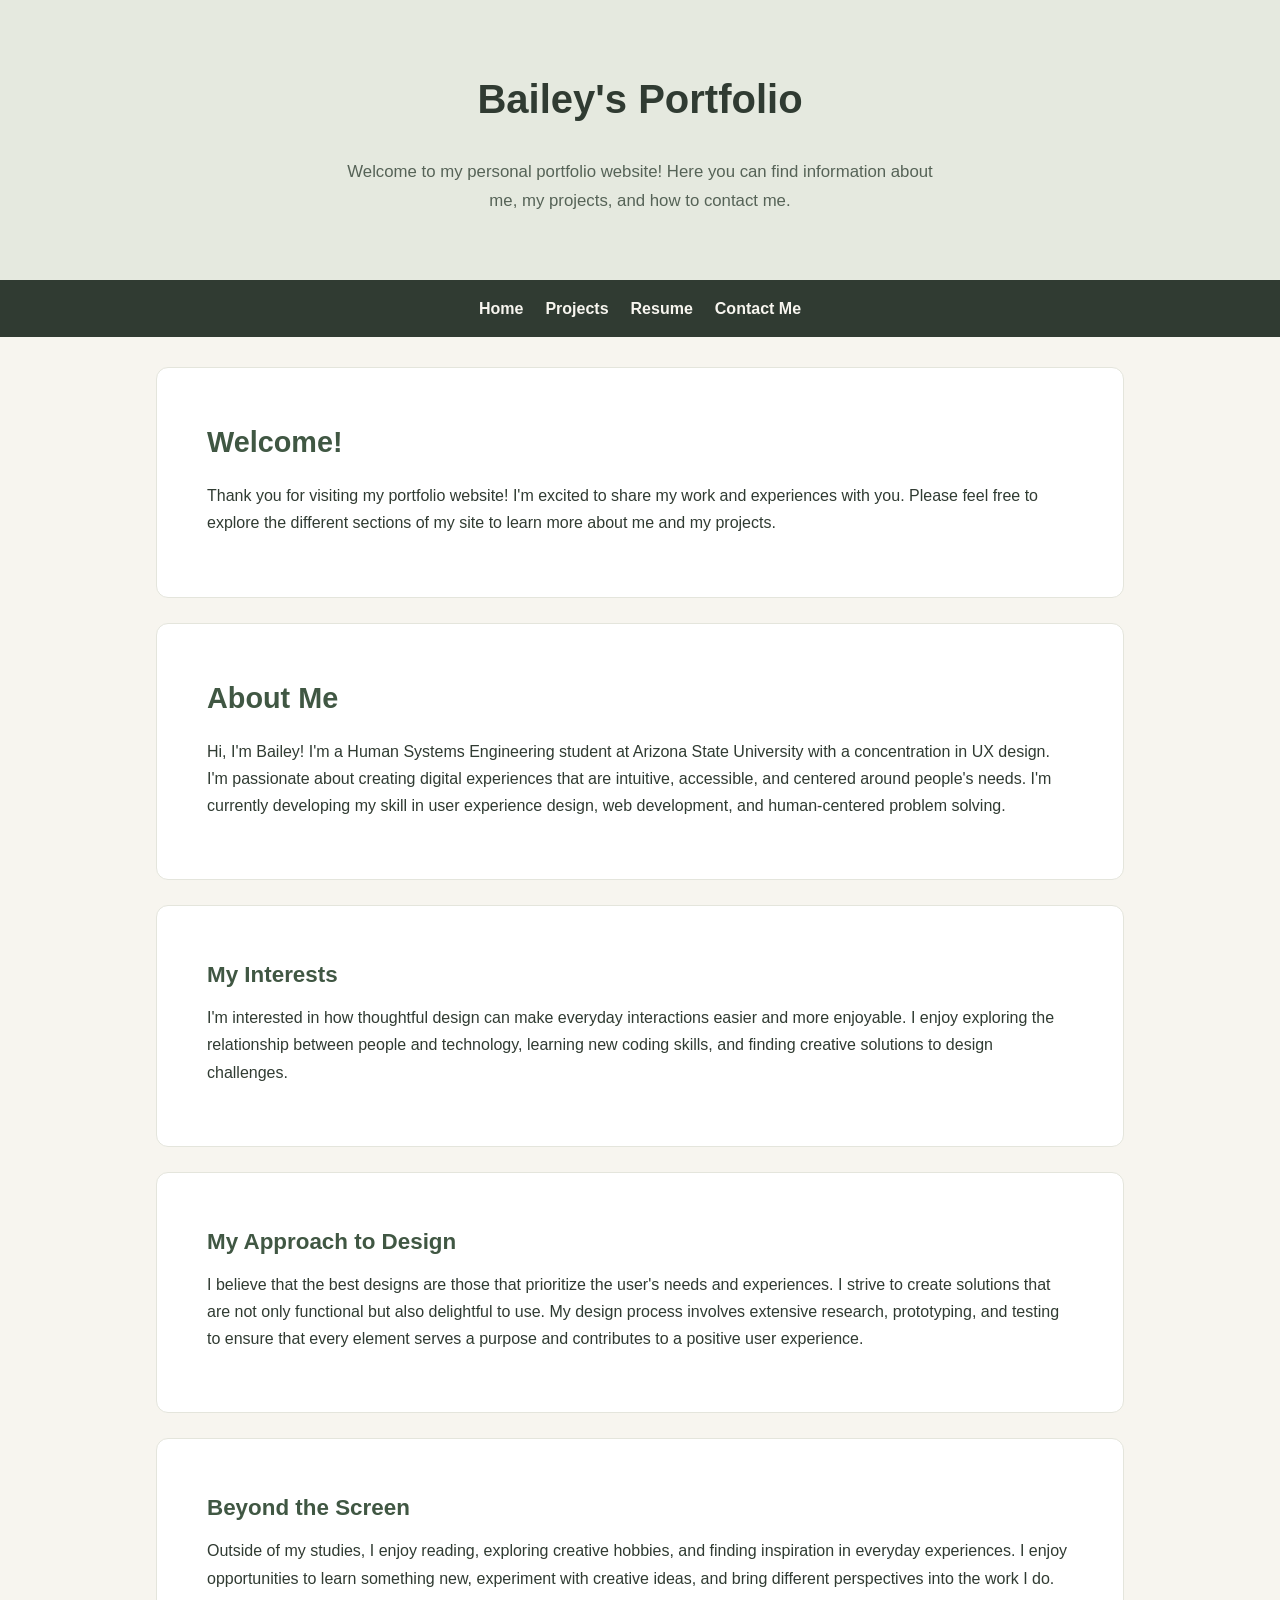
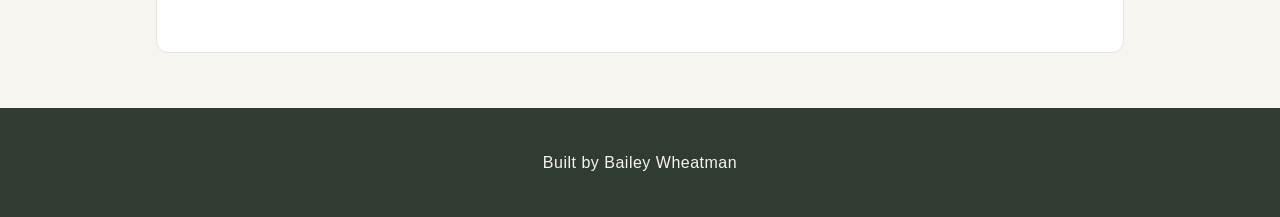
<file: index.html>
<!DOCTYPE html>
<html lang="en">
<head>
    <meta charset="UTF-8">
    <meta name="viewport" content="width=device-width, initial-scale=1.0">
    <link rel="stylesheet" href="styles.css">
    <title>Bailey's Portfolio</title>
</head>
<body>
    <header>
        <h1>Bailey's Portfolio</h1>
        <p>Welcome to my personal portfolio website! Here you can find information about me, my projects, and how to contact me.</p>
    </header>
    <nav>
        <ul>
            <li><a href="index.html">Home</a></li>
            <li><a href="projects.html">Projects</a></li>
            <li><a href="resume.html">Resume</a></li>
            <li><a href="contact.html">Contact Me</a></li>
        </ul>
    </nav>
    <main>
        <section>
            <h2>Welcome!</h2>
            <p>Thank you for visiting my portfolio website! I'm excited to share my work and experiences with you. 
                Please feel free to explore the different sections of my site to learn more about me and my projects.
            </p>
        </section>
        <section>
            <h2>About Me</h2>
            <p>Hi, I'm Bailey! I'm a Human Systems Engineering student at Arizona State University with a concentration in UX design.
                I'm passionate about creating digital experiences that are intuitive, accessible, and 
                centered around people's needs. I'm currently developing my skill in user experience design, web development, and human-centered problem solving.
            </p>
        </section>
        <section>
            <h3>My Interests</h3>
            <p>I'm interested in how thoughtful design can make everyday interactions easier and more enjoyable.
                I enjoy exploring the relationship between people and technology, learning new coding skills,
                and finding creative solutions to design challenges.
            </p>
        </section>
        <section>
            <h3>My Approach to Design</h3>
            <p>I believe that the best designs are those that prioritize the user's needs and experiences. 
            I strive to create solutions that are not only functional but also delightful to use.
            My design process involves extensive research, prototyping, and testing to ensure that every element
            serves a purpose and contributes to a positive user experience.
            </p>
        </section>
        <section>
            <h3>Beyond the Screen</h3>
            <p>Outside of my studies, I enjoy reading, exploring creative hobbies, and finding
                inspiration in everyday experiences. I enjoy opportunities to learn something
                new, experiment with creative ideas, and bring different perspectives into the work I do.
            </p>
        </section>

    </main>
    <footer>
        <p>Built by Bailey Wheatman</p>
    </footer>
    
</body>
</html>
</file>
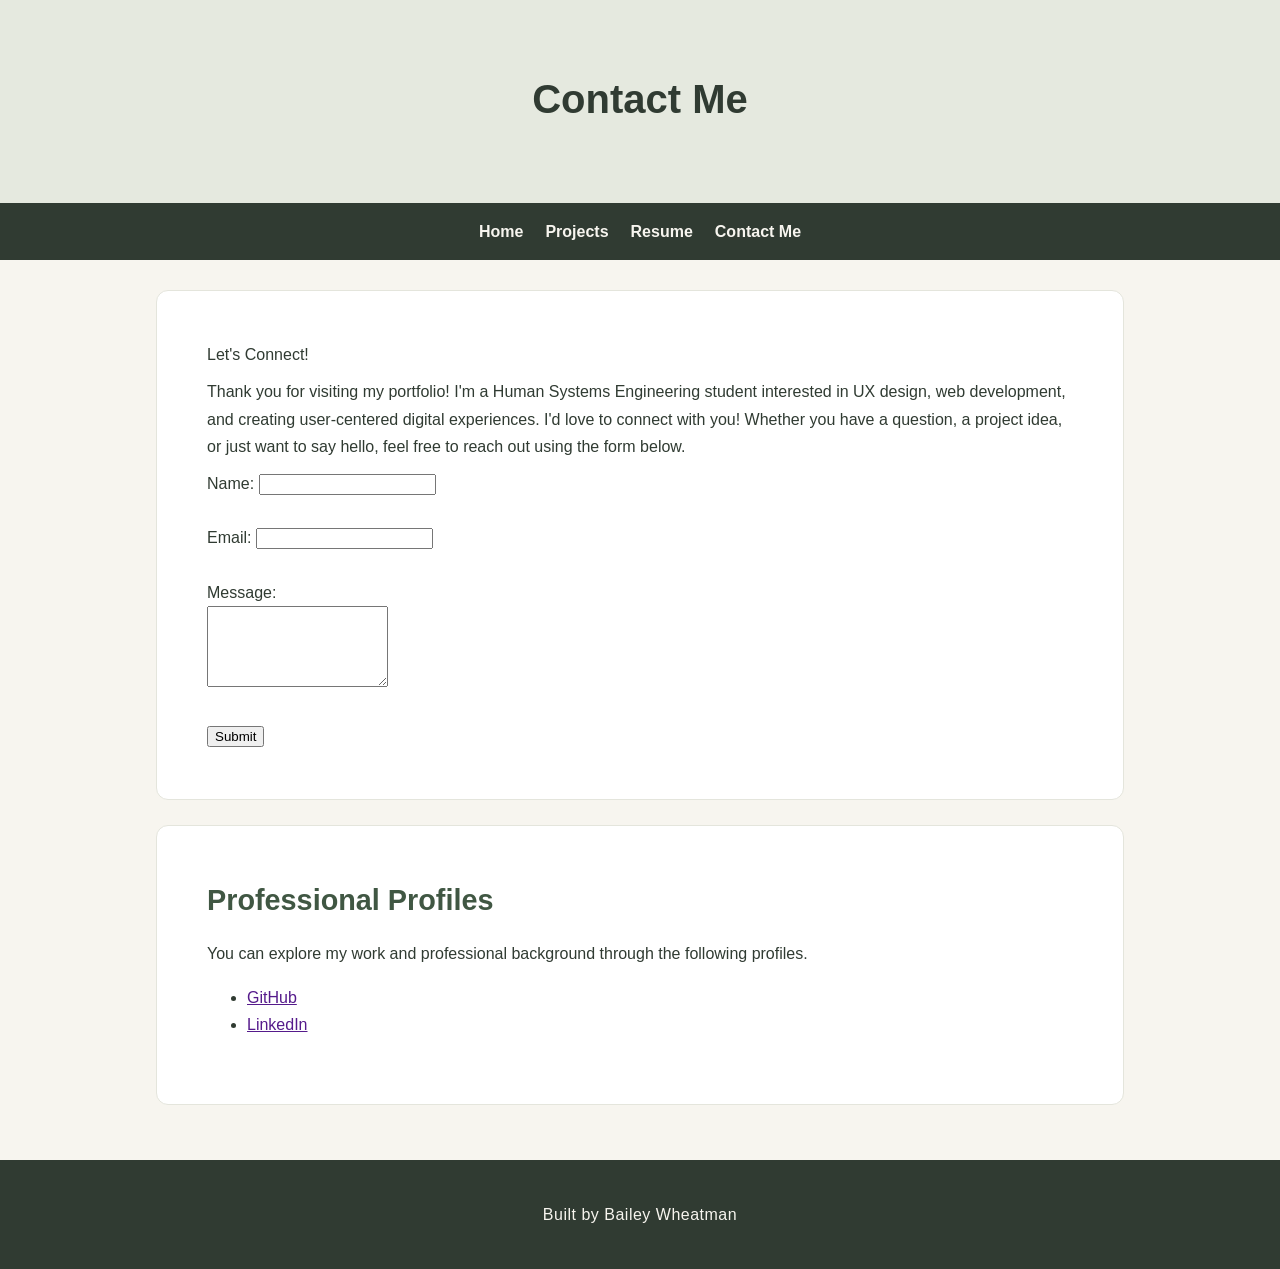
<file: contact.html>
<!DOCTYPE html>
<html lang="en">
<head>
    <meta charset="UTF-8">
    <meta name="viewport" content="width=device-width, initial-scale=1.0">
    <link rel="stylesheet" href="styles.css">
    <title>Contact Me - Bailey Wheatman</title>
</head>
<body>
    <header>
        <h1>Contact Me</h1>
     </header>
        <nav>
        <ul>
            <li><a href="index.html">Home</a></li>
            <li><a href="projects.html">Projects</a></li>
            <li><a href="resume.html">Resume</a></li>
            <li><a href="contact.html">Contact Me</a></li>
        </ul>
    </nav>
    <main>
        <section>
            <p>Let's Connect!</p>
            <p>
                Thank you for visiting my portfolio! I'm a Human Systems Engineering
                student interested in UX design, web development, and creating
                user-centered digital experiences. I'd love to connect with you! 
                Whether you have a question, a project idea, or just want to say 
                hello, feel free to reach out using the form below.
            </p>
            
            <form action="submit_form.php" method="post">
                <label for="name">Name:</label>
                <input type="text" id="name" name="name" required><br><br>
                
                <label for="email">Email:</label>
                <input type="email" id="email" name="email" required><br><br>
                
                <label for="message">Message:</label><br>
                <textarea id="message" name="message" rows="5" required></textarea><br><br>
                
                <input type="submit" value="Submit">
            </form>
        </section>
        <section>
            <h2>Professional Profiles</h2>
            <p>
                You can explore my work and professional background through
                the following profiles.
            </p>
            <ul>
                <li>
                    <a href="" rel="">GitHub</a>
                </li>
                <li>
                    <a href="" rel="">LinkedIn</a>
                </li>
            </ul>
        </section>
    </main>
    <footer>
        <p>Built by Bailey Wheatman</p>
    </footer>
    
</body>
</html>
</file>
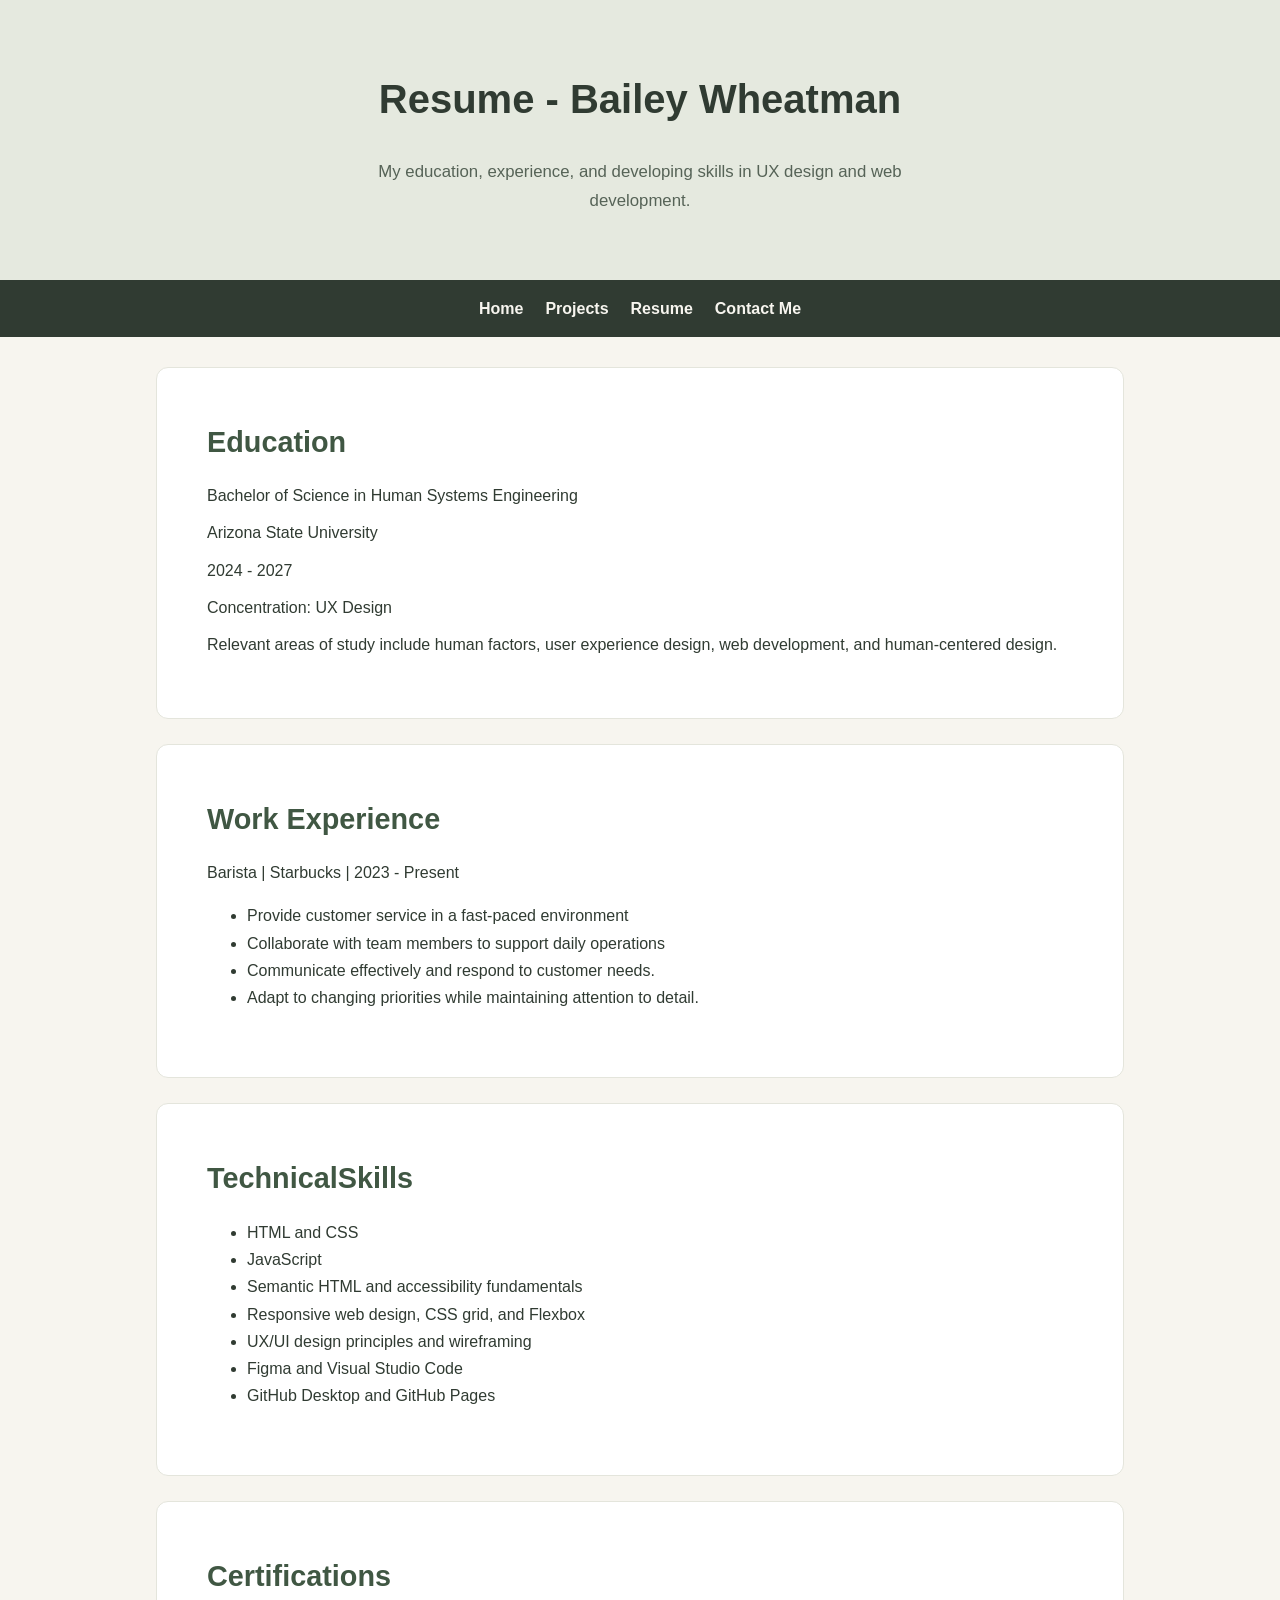
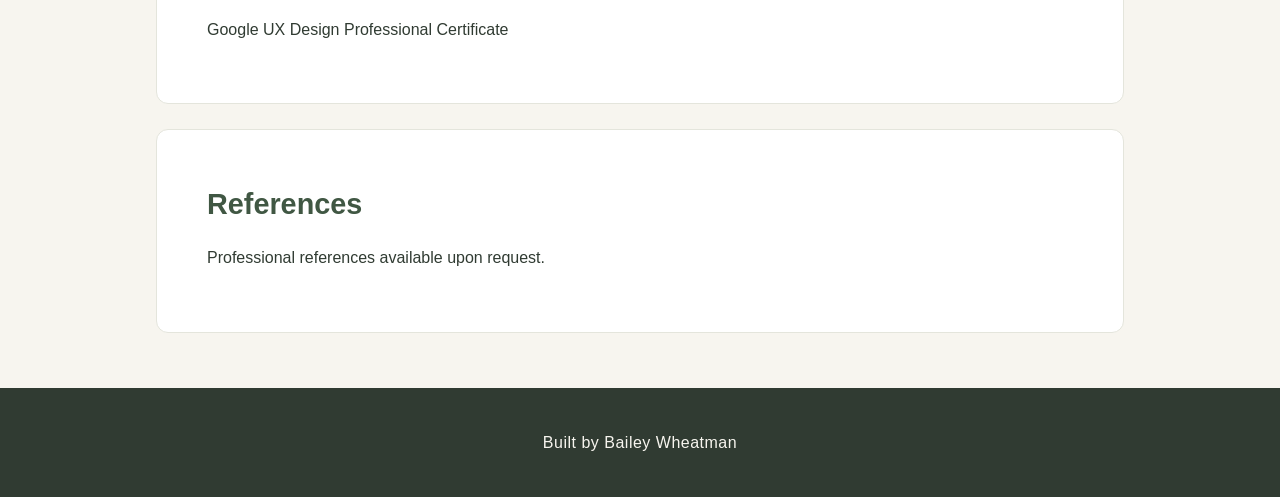
<file: resume.html>
<!DOCTYPE html>
<html lang="en">
<head>
    <meta charset="UTF-8">
    <meta name="viewport" content="width=device-width, initial-scale=1.0">
    <link rel="stylesheet" href="styles.css">
    <title>Resume - Bailey Wheatman</title>
</head>
<body>
    <header>
        <h1>Resume - Bailey Wheatman</h1>
        <p>My education, experience, and developing skills in UX design and web development.</p>
    </header>
    <nav>
        <ul>
            <li><a href="index.html">Home</a></li>
            <li><a href="projects.html">Projects</a></li>
            <li><a href="resume.html">Resume</a></li>
            <li><a href="contact.html">Contact Me</a></li>
        </ul>
    </nav>
    <main>
        <section>
            <h2>Education</h2>
            <p>Bachelor of Science in Human Systems Engineering</p>
            <p>Arizona State University</p>
            <p>2024 - 2027</p>
            <p>Concentration: UX Design</p>
            <p>
                Relevant areas of study include human factors,
                user experience design, web development,
                and human-centered design.
            </p>
        </section>
        <section>
            <h2>Work Experience</h2>
            <p>Barista | Starbucks | 2023 - Present</p>
            <ul>
                <li>Provide customer service in a fast-paced environment</li>
                <li>Collaborate with team members to support daily operations</li>
                <li>Communicate effectively and respond to customer needs.</li>
                <li>Adapt to changing priorities while maintaining attention to detail.</li>
            </ul>
        </section>

        <section>
            <h2>TechnicalSkills</h2>
            <ul>
                <li>HTML and CSS</li>
                <li>JavaScript</li>
                <li>Semantic HTML and accessibility fundamentals</li>
                <li>Responsive web design, CSS grid, and Flexbox</li>
                <li>UX/UI design principles and wireframing</li>
                <li>Figma and Visual Studio Code</li>
                <li>GitHub Desktop and GitHub Pages</li>
            </ul>
        </section>
        <section>
            <h2>Certifications</h2>
            <p>Google UX Design Professional Certificate</p>
        </section>
        <section>
            <h2>References</h2>
            <p>Professional references available upon request.</p>
        </section>
    </main>
    <footer>
        <p>Built by Bailey Wheatman</p>
    </footer>
    
</body>
</html>
</file>
<file: styles.css>
/* CSS by Bailey Wheatman */
/* color palette - haven't picked one out yet */
/*
page background color: #f7f5ef 
header background: #E5E9DF
Nav: #303b32
h2 and h3: #405743
nav hover: #c7d5bf
header text: #566357
card background & section background: #ffffff
card border: #e4e5dc
*/

/*Global (base) MOBILE FIRST STYLES*/
* {
    box-sizing: border-box;
}

body {
    margin: 0;
    font-family: Arial, Helvetica, sans-serif;
    background-color: #f7f5ef;
    color: #303b32;
    line-height: 1.7;
    display: grid;
    grid-template-columns: 1fr;
    grid-template-areas:
        "header"
        "nav"
        "main"
        "footer";
}

header {
    grid-area: header;
    background-color: #E5E9DF;
    text-align: center;
    padding: 40px 20px 30px;
}

header h1 {
    font-size: 2.5em;
    margin: 0 0 15px;
    padding: 20px;
    line-height: 1.2;
}

header p {
    max-width: 650px;
    margin: 0 auto;
    padding: 0 20px 20px;
    font-size: 1.05rem;
    color: #566357;
}

nav {
    grid-area: nav;
    background-color: #303b32;
    padding: 15px 20px;
}

nav ul {
    list-style: none;
    display: flex;
    justify-content: center;
    flex-wrap: wrap;
    gap: 15px 40px;
    padding: 0;
    margin: 0;
}

nav a {
    text-decoration: none;
    color: #f7f5ef;
    font-weight: bold;
    transition: color 0.3s ease;
}

nav a:hover {
    color: #c7d5bf;
}

/* Main content styles */
main {
    grid-area: main;
    width: 100%;
    max-width: 1000px;
    margin: 0 auto;
    padding: 50px 24px;
}

section {
    background-color: #ffffff;
    padding: 30px;
    border-radius: 12px;
    margin-bottom: 25px;
    border: 1px solid #e4e5dc;
}

section h2 {
    font-size: 1.8rem;
    margin-bottom: 15px;
    color: #405743;
    margin-top: 0;
}

section h3 {
    font-size: 1.4rem;
    margin-top: 0px;
    margin-bottom: 10px;
    color: #405743;
}

section p {
    margin: 0 0 10px;
    font-size: 1rem;
    color: #303b32;
}

/* Footer styles */
footer {
    background-color: #303b32;
    color: #f7f5ef;
    text-align: center;
    padding: 25px 20px;
    letter-spacing: 0.5px;
    grid-area: footer;
}

img {
    display: block;
    max-width: 100%;
    height: auto;
}

@media (min-width: 768px) {
    main {
        padding: 50px 40px;
    }

    section {
        padding: 40px;
    }

    .project-main{
        gap: 35px;
    }

    .project-gallery {
        grid-template-columns: repeat(auto-fit, minmax(400px, 1fr));
    }

    .project-gallery.single-image {
        grid-template-columns: 1fr;
    }
}

@media (min-width: 500px) {
    header{
        padding: 55px 20px 45px;
    }

    nav ul {
        gap: 15px 22px;
    }
    main {
        padding: 30px 16px;
    }

    section {
        padding: 50px;
    }

    .project-gallery {
        grid-template-columns: repeat(auto-fit, minmax(350px, 1fr));
    }
}

/* PROJECT PAGE*/
.project-main {
    display: grid;
    grid-template-columns: 1fr;
    gap: 20px;
}

.projects-main .project-card {
    margin-bottom: 0;
}

.project-category {
    color: #566357;
    font-size: 0.9rem;
    font-weight: bold;
    letter-spacing: 1.5px;
}

.project-gallery {
    display: grid;
    grid-template-columns: repeat(auto-fit, minmax(300px, 1fr));
    gap: 15px;
    margin: 20px 0;
}

.project-gallery img {
    width: 100%;
    height: auto;
    border: 1px solid #e4e5dc;
    border-radius: 10px;
}

.project-gallery.single-image {
    max-width: 600px;
}

.skills{
    padding-top: 15px;
    border-top: 1px solid #e4e5dc;
    color: #303732;
    font-size: 0.95rem;
}
</file>
